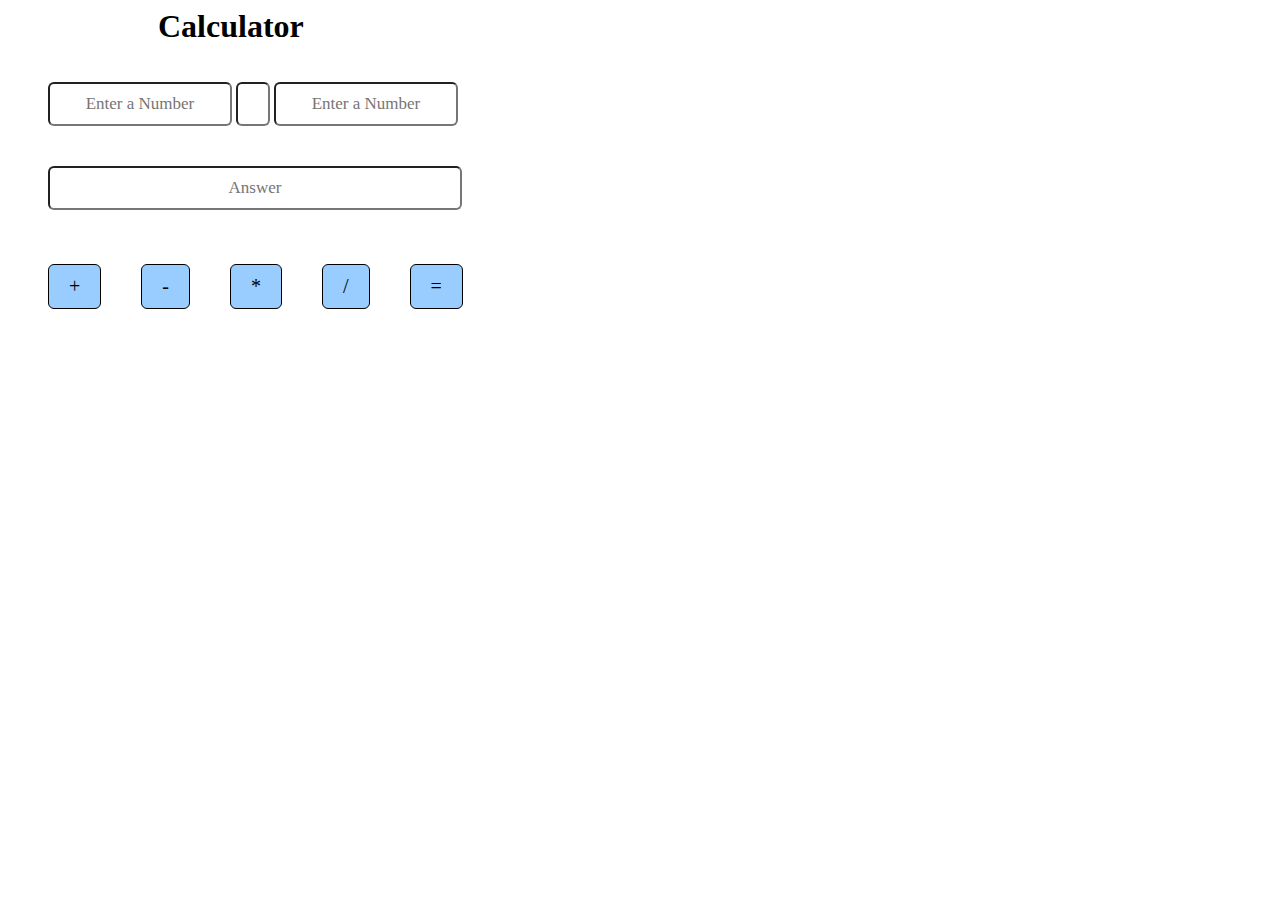
<file: calculator/calc.html>
<!doctype html>
<html lang="en">
<head>
	<meta charset="utf-8"/>
    <title>Calculator</title>
    <link rel="stylesheet" href="calc.css">
    <script src="calc.js"></script>
</head>
<body>
	<div id="big_wrapper">
		<header id="top_header">
                <h1><strong>Calculator</strong></h1>
                <ul><li><h3><input id="num1" type="text" class="number" placeholder="Enter a Number"/></h3></li>
                <li><h4><input id="operator" type="text" class="operator" readonly="true"/></h4></li>
                <li><h3><input id="num2" type="text" class="number" placeholder="Enter a Number"/></h3></li>
				<h3><input id="res" type="text" class="result" name="result" placeholder="Answer" readonly="true"/></h3></ul>
		</header>
        <section id="main_section">
            <form id="calcForm">
                    <ul><h3><button id="1" type="button" class="buttons" value="+" onClick="setOperator(this.id)">+</button></h3></ul>
                    <ul><h3><button id="2" type="button" class="buttons" value="-" onClick="setOperator(this.id)">-</button></h3></ul>
                    <ul><h3><button id="3" type="button" class="buttons" value="*" onClick="setOperator(this.id)">*</button></h3></ul>
                    <ul><h3><button id="4" type="button" class="buttons" value="/" onClick="setOperator(this.id)">/</button></h3></ul>
                    <ul><h3><button id="5" type="button" class="buttons" value="=" onClick="calculate()">=</button></h3></ul>
            </form>
        </section>
	</div>
</body>
</html>
</file>
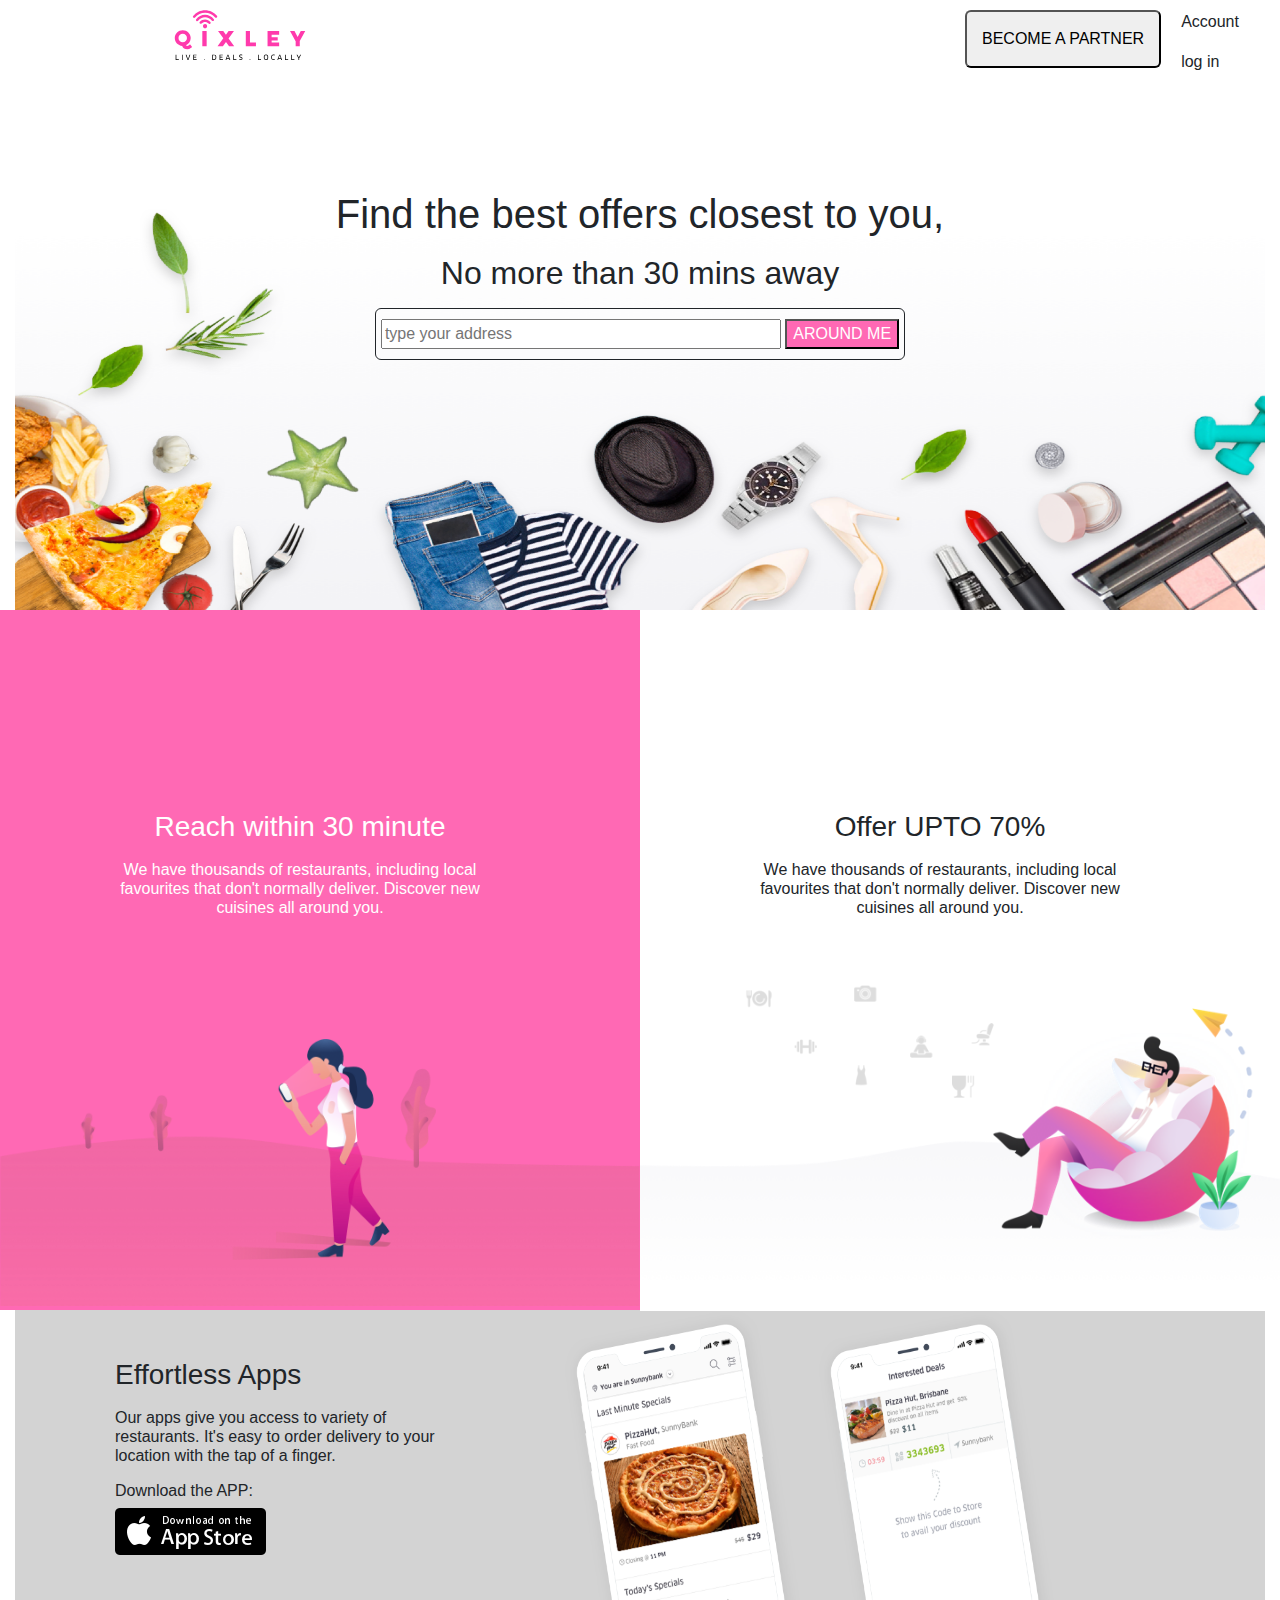
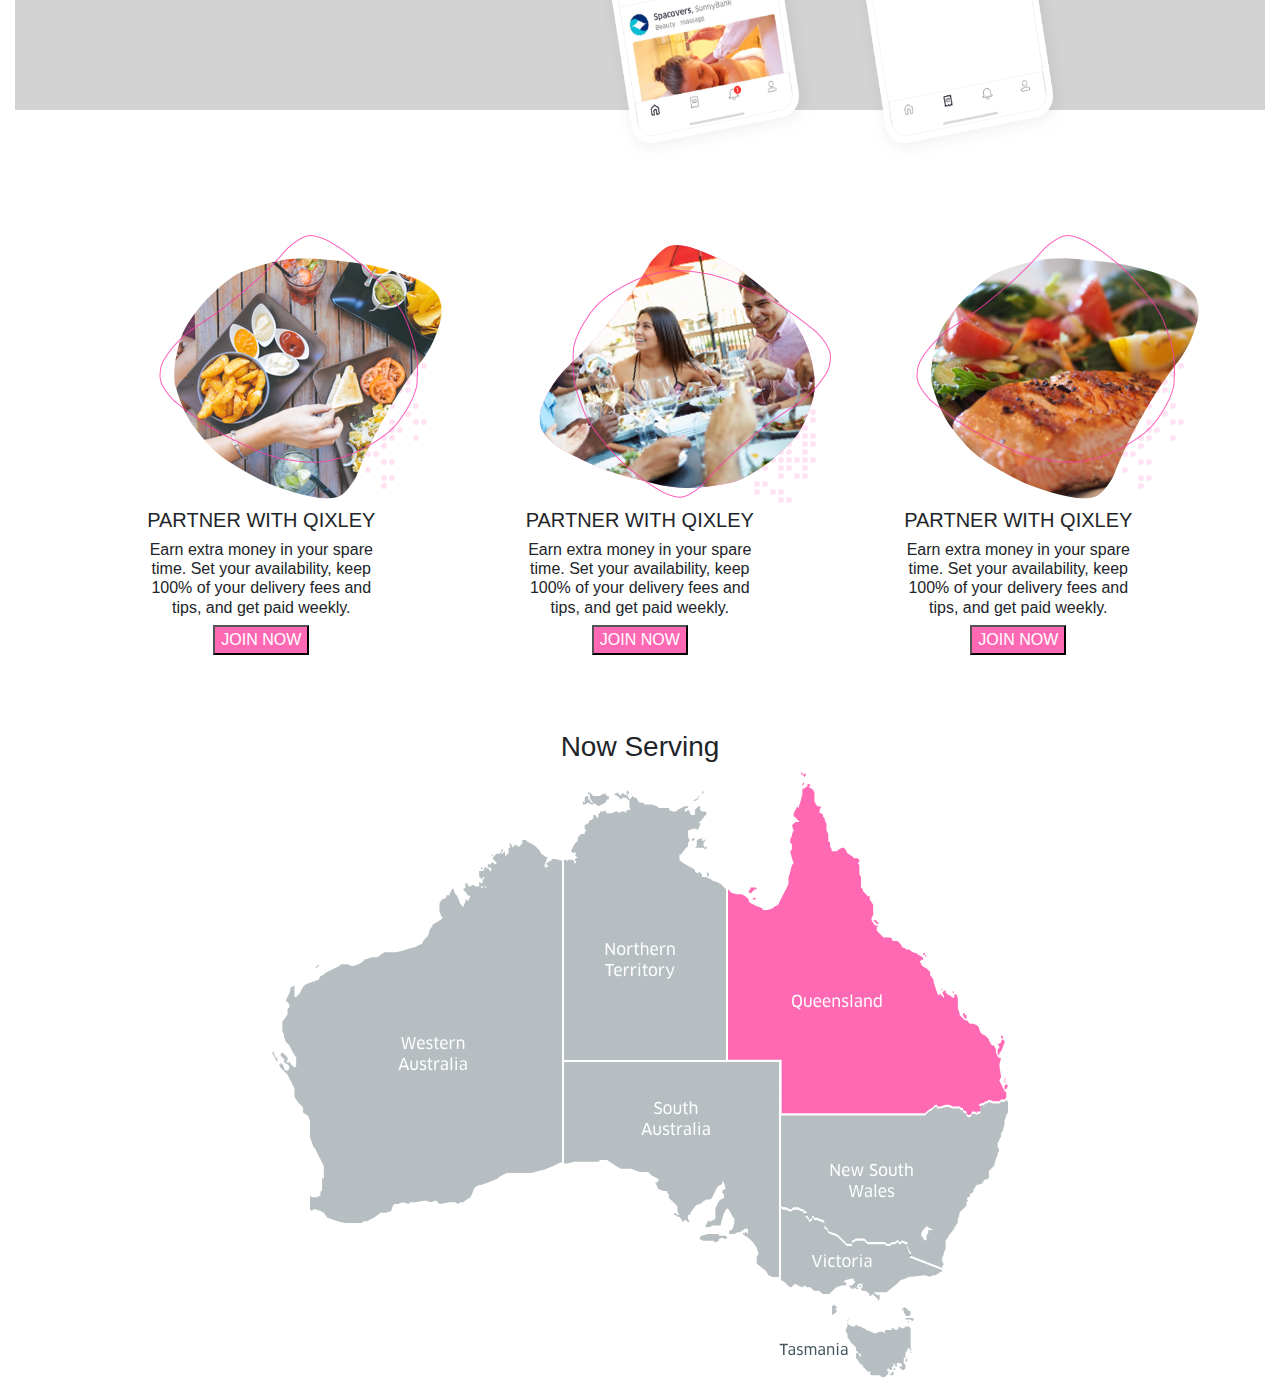
<file: Qixley/qix.html>
<!doctype html>
<html lang="en">
<head>
	<meta charset="utf-8"/>
	<title>Qixley</title>
    <link rel="stylesheet" href="qix.css">
    <link rel="stylesheet" href="https://stackpath.bootstrapcdn.com/bootstrap/4.3.1/css/bootstrap.min.css" integrity="sha384-ggOyR0iXCbMQv3Xipma34MD+dH/1fQ784/j6cY/iJTQUOhcWr7x9JvoRxT2MZw1T" crossorigin="anonymous">
<script src="https://stackpath.bootstrapcdn.com/bootstrap/4.3.1/js/bootstrap.min.js" integrity="sha384-JjSmVgyd0p3pXB1rRibZUAYoIIy6OrQ6VrjIEaFf/nJGzIxFDsf4x0xIM+B07jRM" crossorigin="anonymous"></script>
</head>
<body>
    <div class="container-fluid">
        <header id="top_header">
                <div id="nav_bar">
                    <ul><img class="img-responsive" src="qixley_logo.svg" style="width:150px;height:50px;"></ul>
                    <li><button type="button" class="button">BECOME A PARTNER</button></li>
                    <li><p>Account</p>
                        <p>log in</p>
                    </li>
                </div>
               
                <div id="top_div">
                    <h1><p>Find the best offers closest to you,</p></h1>
                    <h2><p>No more than 30 mins away</p></h2>
                    <div id="inner_div">
                        <input class="text1" type="text" placeholder="type your address"/>
                        <input class="button1" type="button" value="AROUND ME"/>
                    </div>
                </div>
        </header>
        <section id="main_section">
                <div id="box-container" class="row">
                    <div id="box-1" class="col-xs-12 col-sm-12 col-md-6 col-lg-6">
                        <div id="box1_text">
                            <h3><p>Reach within 30 minute</p></h3>
                            <h6><p>We have thousands of restaurants, including local favourites that don't normally deliver. Discover new cuisines all around you.</p></h6>
                        </div>
                        <div id="box1_img">
                            <img class="img-responsive" src="left_bg.png" style="width:640px;height:100%;"/>
                        </div>
                    </div>
                    <div id="box-2" class="col-xs-12 col-sm-12 col-md-6 col-lg-6">
                        <div id="box2_text">
                            <h3><p>Offer UPTO 70%</p></h3>
                            <h6><p>We have thousands of restaurants, including local favourites that don't normally deliver. Discover new cuisines all around you.</p></h6>
                        </div>
                        <div id="box2_img">
                            <img class="img-responsive" src="right_bg.png" style="width:640px;height:100%;"/>
                        </div>
                    </div>
                </div>
                <div id="box_container2">
                    <div id="box_container2_elements">
                        <h3 class="mt-5">Effortless Apps</h3>
                        <h6 class="mt-3">Our apps give you access to variety of restaurants. It's easy to order delivery to your location with the tap of a finger.</h6>
                        <h6 class="mt-3">Download the APP:</h6>
                        <img src="app-store-badge.png" />
                    </div>
                    <div id="box_container2_img">
                        <img class="img-responsive" src="Device1.png" style="width:250px;height:450px;"/>
                        <img class="img-responsive" src="Device2.png" style="width:250px;height:450px;"/>
                    </div>  
                </div>
                <div id="box_container3" class="row">
                    <div class="col-xs-12 col-sm-12 col-md-3 col-lg-3 mr-5">
                        <img class="img-responsive" src="img-1.png"/>
                        <h5>PARTNER WITH QIXLEY</h5>
                        <h6>Earn extra money in your spare time. Set your availability, keep 100% of your delivery fees and tips, and get paid weekly.</h6>
                        <input class="button1" type="button" value="JOIN NOW"/>
                    </div>
                    <div class="col-xs-12 col-sm-12 col-md-3 col-lg-3 mr-5 ml-5">
                        <img class="img-responsive" src="img-2.png"/>
                        <h5>PARTNER WITH QIXLEY</h5>
                        <h6>Earn extra money in your spare time. Set your availability, keep 100% of your delivery fees and tips, and get paid weekly.</h6>
                        <input class="button1" type="button" value="JOIN NOW"/>
                    </div>
                    <div class="col-xs-12 col-sm-12 col-md-3 col-lg-3 ml-5">
                        <img class="img-responsive" src="img-3.png"/>
                        <h5>PARTNER WITH QIXLEY</h5>
                        <h6>Earn extra money in your spare time. Set your availability, keep 100% of your delivery fees and tips, and get paid weekly.</h6>
                        <input class="button1" type="button" value="JOIN NOW"/>
                    </div>
                </div>
                <div id="box_container4">
                    <h3>Now Serving</h3>
                    <img class="img-responsive" src="map.svg"/>
                </div>
        </section>
    </div>
</body>
</html>
</file>
<file: calculator/calc.css>
#top_header h1{
	margin:0px 0px 0px 150px;
}
#top_header input[type=text] {
    border-radius: 6px;
	color: black;
    padding: 10px 10px;
    font:  17px Calibri;
    text-align: center;
}
#top_header li{
	display:inline-block;
	list-style:none;
}
.number{
    width: 160px;
}
.operator{
    width: 10px;
}
#main_section ul{
    float:left;
	display:inline-block;
	list-style:none;
}
.buttons{
	margin: 0px 0px 0px 0px;
	border: 1px solid black;
	border-radius: 6px;
	background-color: #99CCFF;
	padding: 10px 20px;
	font: 20px Calibri;
}
.result{
    width: 390px;
}
</file>
<file: Qixley/qix.css>
#top_header{
    width: 100%;
    height: 600px;
    margin: 0px 0px 0px 0px;
    background-image: url("bg_header.png");
    background-size: 100% 600px; 
}
#nav_bar{
    margin: 10px;
    display: flex;
}
#nav_bar li{
    margin: 0px 0px 0px 0px;
	list-style:none;
}
#nav_bar button{
    margin: 0px 20px 0px 650px;
    padding: 15px 15px;
    border-radius: 6px; 
}
#nav_bar ul{
    margin: 0px 0px 0px 100px;
	list-style:none;
}
#top_div{
    margin-top: 100px;
    text-align: center;
}
#inner_div{
    padding: 10px 0px;
    width: 530px;
    border-radius:6px; 
    border: 1px solid;
    display: inline-block;
}
.button1{
    background: #FF69B4;
    color: white;
}
.text1{
    width: 400px
}
#box-container {
    height: 700px;
    display: flex;
  }
  
#box-1 {
    background: #FF69B4;
    width: 50%;
    height: 100%;
    text-align: center;
    padding: 200px 0px 0px 0px;
    color: white;
}
#box1_text{
    width: 400px;
    margin: 0px 0px 0px 100px;
}
#box1_img{
    margin: 122px 0px 0px 0px;
}
#box-2 {
    width: 50%;
    height: 100%;
    text-align: center;
    padding: 200px 0px 0px 0px;
  }
#box2_text{
    width: 400px;
    margin: 0px 0px 0px 100px;
}
#box2_img{
    margin: 68px 0px 0px 0px;
}
#box_container2{
    width: 100%;
    height: 400px;
    background: lightgrey;
    display: flex;
}
#box_container2_elements{
    width: 350px;
    margin: 0px 100px 0px 100px;
}
#box_container3{
    width: 100%;
    height: 500px;
    display: flex;
    padding: 120px 0px 0px 120px;
    text-align: center;
}
.box_container3_1{
    margin: 0px 130px 0px 0px;
}
.box_container3_1 input[type=button]{
    width: 220px;
}
#box_container4{
    width: 100%;
    height: 600px;
    padding: 120px 0px 0px 0px;
    text-align: center;
}


@media only screen 
and (min-device-width : 375px) 
and (max-device-width : 812px) 
and (-webkit-device-pixel-ratio : 3)
and (orientation : portrait) { 

    #top_div p{
        font-size:1.2em;
        text-align:center;
    }



 }
</file>
